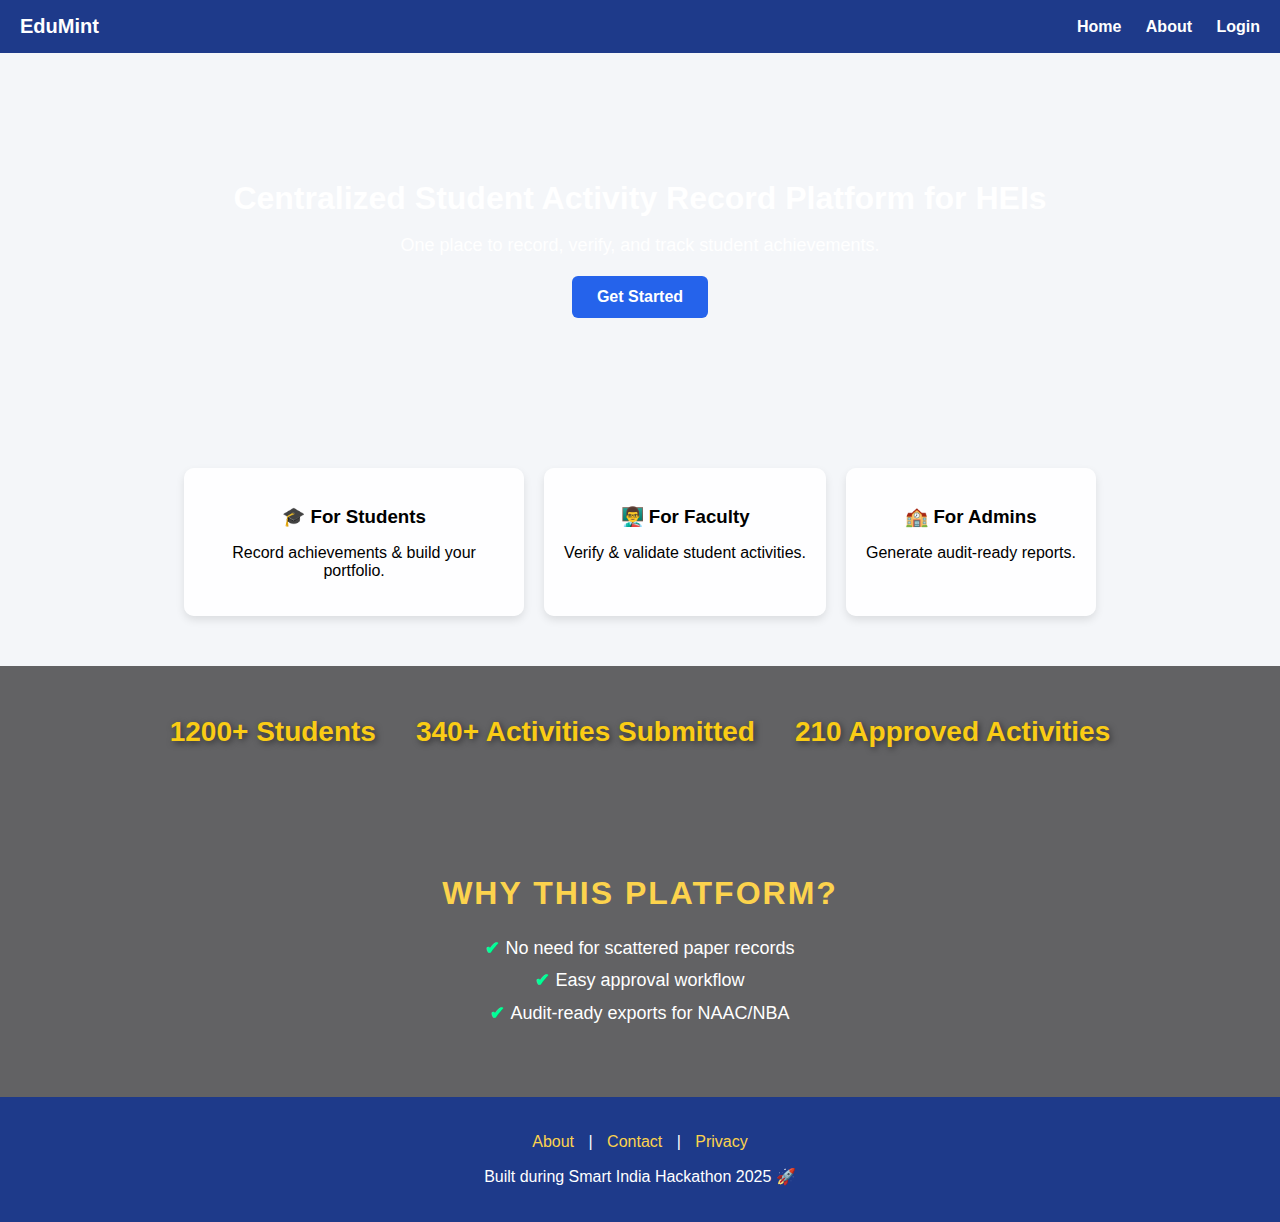
<file: index.html>
<!DOCTYPE html>
<html lang="en">
<head>
  <meta charset="UTF-8" />
  <meta name="viewport" content="width=device-width, initial-scale=1.0" />
  <title>EduMint</title>
  <link rel="stylesheet" href="style.css">
  <style>
    body {
      font-family: Arial, sans-serif;
      margin: 0;
      padding: 0;
      background: #f4f6f9;
    }

    /* Header */
    header {
      background: #1e3a8a;
      color: white;
      padding: 15px 20px;
      display: flex;
      justify-content: space-between;
      align-items: center;
    }
    header h1 { margin: 0; font-size: 20px; }
    nav a {
      color: white;
      margin-left: 20px;
      text-decoration: none;
      font-weight: bold;
    }
    nav a:hover { text-decoration: underline; }

    /* Hero Section */
    .hero {
      background: url('https://images.unsplash.com/photo-1529070538774-1843cb3265df?auto=format&fit=crop&w=1600&q=80') no-repeat center center/cover;
      color: white;
      
      text-align: center;
      padding: 100px 20px;
    }
    .hero h2 { font-size: 32px; margin-bottom: 10px; }
    .hero p { font-size: 18px; margin-bottom: 20px; }
    .btn-primary {
      background: #2563eb;
      color: white;
      padding: 12px 25px;
      border: none;
      border-radius: 6px;
      cursor: pointer;
      font-size: 16px;
      font-weight: bold;
    }
    .btn-primary:hover { background: #1e40af; }

    /* Features Section */
    .features {
      display: flex;
      justify-content: center;
      gap: 20px;
      padding: 50px 20px;
      background: url('https://images.unsplash.com/photo-1503676260728-1c00da094a0b?auto=format&fit=crop&w=1600&q=80') no-repeat center/cover;
    }
    .card {
      background: rgba(255,255,255,0.9);
      padding: 20px;
      border-radius: 10px;
      max-width: 300px;
      text-align: center;
      box-shadow: 0 4px 8px rgba(0,0,0,0.1);
    }
    .card h3 { margin-bottom: 10px; }

    /* Stats Section */
    .stats {
      background: url('https://images.unsplash.com/photo-1504384308090-c894fdcc538d?auto=format&fit=crop&w=1600&q=80') no-repeat center/cover;
      padding: 50px 20px;
      color: white;
      text-align: center;
      display: flex;
      justify-content: center;
      gap: 40px;
    }
    .stat {
      font-size: 22px;
      font-weight: bold;
    }

    /* Why Section */
    .why {
      background: url('https://images.unsplash.com/photo-1519389950473-47ba0277781c?auto=format&fit=crop&w=1600&q=80') no-repeat center/cover;
      padding: 50px 20px;
      color: white;
      text-align: center;
    }
    .why ul {
      list-style: none;
      padding: 0;
      font-size: 18px;
    }
    .why li::before {
      content: "✔ ";
      color: #00ff99;
    }

    /* Footer */
    footer {
      background: #1e3a8a;
      color: white;
      text-align: center;
      padding: 20px;
    }
    footer a { color: #fcd34d; text-decoration: none; margin: 0 10px; }
    footer a:hover { text-decoration: underline; }
  </style>
</head>
<body>

  <!-- Header -->
  <header>
    <h1>EduMint</h1>
    <nav>
      <a href="#">Home</a>
      <a href="#">About</a>
      <a href="#">Login</a>
    </nav>
  </header>

  <!-- Hero -->
  <section class="hero">
    <h2>Centralized Student Activity Record Platform for HEIs</h2>
    <p>One place to record, verify, and track student achievements.</p>
    <button class="btn-primary" onclick="window.location.href='login.html'">Get Started</button>
  </section>

  <!-- Features -->
  <section class="features">
    <div class="card">
      <h3>🎓 For Students</h3>
      <p>Record achievements & build your portfolio.</p>
    </div>
    <div class="card">
      <h3>👨‍🏫 For Faculty</h3>
      <p>Verify & validate student activities.</p>
    </div>
    <div class="card">
      <h3>🏫 For Admins</h3>
      <p>Generate audit-ready reports.</p>
    </div>
  </section>

  <!-- Impact Stats -->
  <section class="stats">
    <div class="stat">1200+ Students</div>
    <div class="stat">340+ Activities Submitted</div>
    <div class="stat">210 Approved Activities</div>
  </section>

  <!-- Why Section -->
  <section class="why">
    <h2>Why This Platform?</h2>
    <ul>
      <li>No need for scattered paper records</li>
      <li>Easy approval workflow</li>
      <li>Audit-ready exports for NAAC/NBA</li>
    </ul>
  </section>

  <!-- Footer -->
  <footer>
    <p>
      <a href="#">About</a> | 
      <a href="#">Contact</a> | 
      <a href="#">Privacy</a>
    </p>
    <p>Built during Smart India Hackathon 2025 🚀</p>
  </footer>

</body>
</html>
</file>
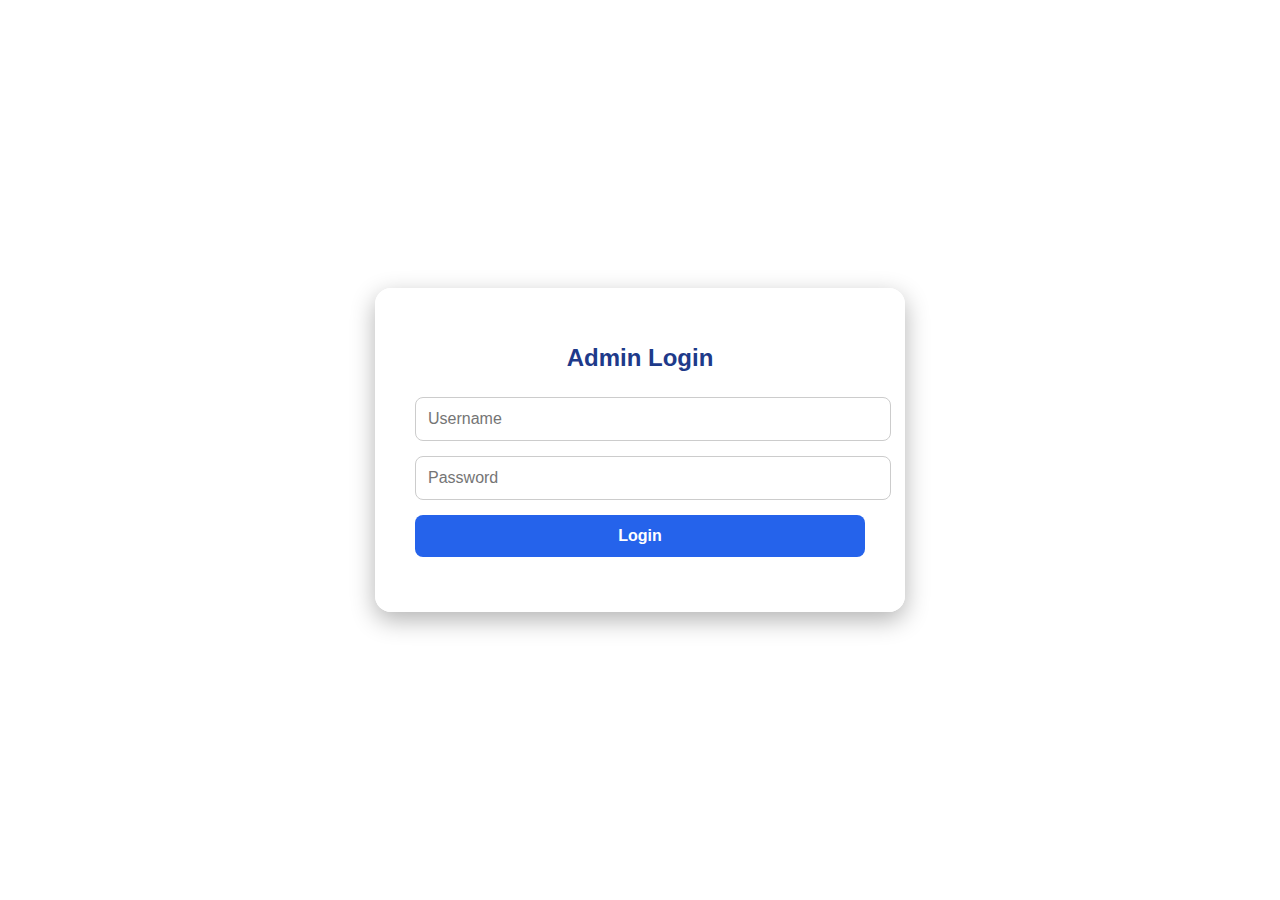
<file: admin-login.html>
<!DOCTYPE html>
<html lang="en">
<head>
  <meta charset="UTF-8">
  <meta name="viewport" content="width=device-width, initial-scale=1.0">
  <title>Admin Login - HEI Platform</title>
  <style>
    /* Background for login pages */
    body.login-body {
      background: url('https://images.unsplash.com/photo-1524865291454-215bdc75819e?q=80&w=688&auto=format&fit=crop&ixlib=rb-4.1.0&ixid=M3wxMjA3fDB8MHxwaG90by1wYWdlfHx8fGVufDB8fHx8fA%3D%3D')
        no-repeat center center/cover;
      margin: 0;
      height: 100vh;
      display: flex;
      justify-content: center;
      align-items: center;
      font-family: Arial, sans-serif;
    }

    .login-container {
      background: rgba(255, 255, 255, 0.9);
      padding: 40px;
      border-radius: 16px;
      box-shadow: 0 8px 25px rgba(0,0,0,0.3);
      max-width: 450px;
      width: 90%;
      text-align: center;
    }

    .login-container h1 {
      margin-bottom: 25px;
      font-size: 24px;
      color: #1e3a8a;
    }

    .form-group {
      margin-bottom: 15px;
    }

    .login-container input,
    .login-container .btn {
      width: 100%;
      padding: 12px;
      border-radius: 8px;
      border: 1px solid #ccc;
      font-size: 16px;
    }

    .login-container .btn {
      background: #2563eb;
      color: white;
      border: none;
      font-weight: bold;
      cursor: pointer;
      transition: 0.3s;
    }

    .login-container .btn:hover {
      background: #1e40af;
    }
  </style>
</head>
<body class="login-body">

  <div class="login-container">
    <h1>Admin Login</h1>
    <form onsubmit="event.preventDefault(); window.location.href='admin3.html';">
      <div class="form-group">
        <input type="text" placeholder="Username" required>
      </div>
      <div class="form-group">
        <input type="password" placeholder="Password" required>
      </div>
      <div class="form-group">
        <button type="submit" class="btn">Login</button>
      </div>
    </form>
  </div>

</body>
</html>
</file>
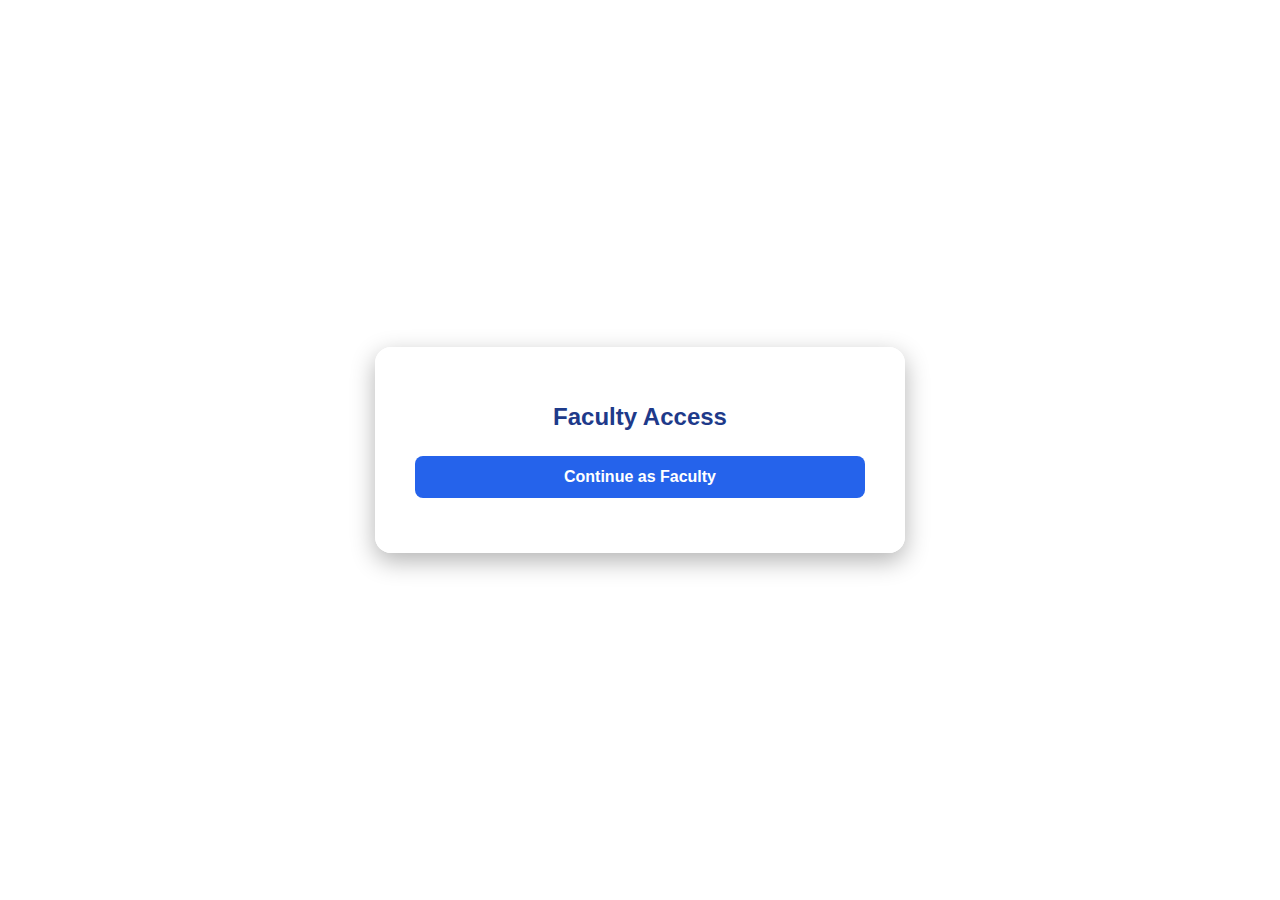
<file: faculty-login.html>
<!DOCTYPE html>
<html lang="en">
<head>
  <meta charset="UTF-8">
  <meta name="viewport" content="width=device-width, initial-scale=1.0">
  <title>Faculty Access - HEI Platform</title>
  <link rel="stylesheet" href="style.css">
</head>
<body class="login-body">

  <div class="login-container">
    <h1>Faculty Access</h1>
    <form onsubmit="event.preventDefault(); window.location.href='faculty-dashboard.html';">
      <div class="form-group">
        <button type="submit" class="btn">Continue as Faculty</button>
      </div>
    </form>
  </div>

</body>
</html>
</file>
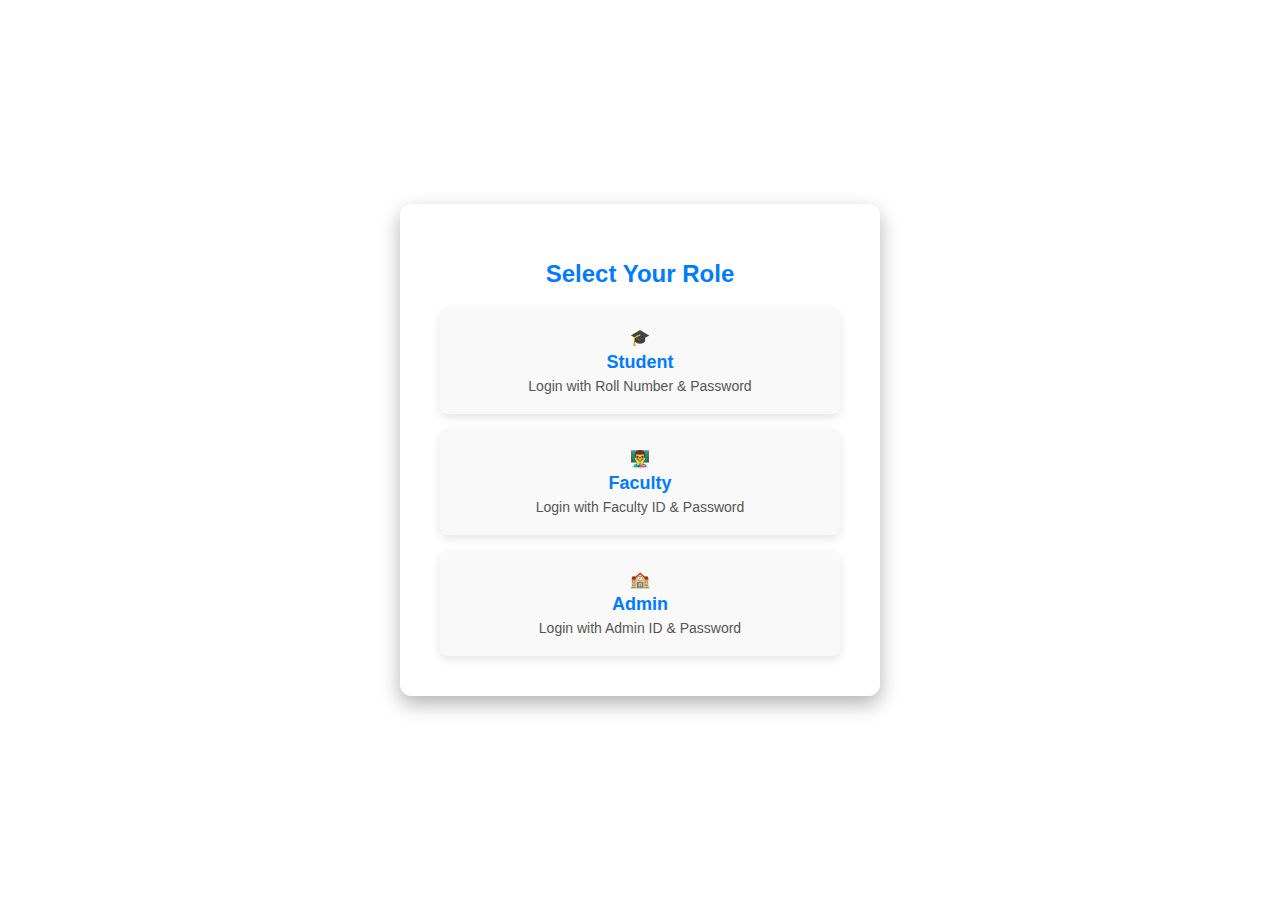
<file: login.html>
<!DOCTYPE html>
<html lang="en">
<head>
  <meta charset="UTF-8">
  <meta name="viewport" content="width=device-width, initial-scale=1.0">
  <title>Login - HEI Platform</title>
  <link rel="stylesheet" href="style.css">
  <style>
    body {
      margin: 0;
      padding: 0;
      font-family: Arial, sans-serif;
      height: 100vh;
      display: flex;
      justify-content: center;
      align-items: center;
      background: url('https://images.unsplash.com/photo-1524865291454-215bdc75819e?q=80&w=688&auto=format&fit=crop&ixlib=rb-4.1.0&ixid=M3wxMjA3fDB8MHxwaG90by1wYWdlfHx8fGVufDB8fHx8fA%3D%3D')
    no-repeat center center/cover;
    }

    .login-container {
      background: rgba(255, 255, 255, 0.95);
      padding: 40px;
      border-radius: 12px;
      box-shadow: 0 8px 20px rgba(0,0,0,0.3);
      text-align: center;
      width: 400px;
    }

    .login-container h1 {
      margin-bottom: 20px;
      color: #007bff;
    }

    .role-boxes {
      display: flex;
      flex-direction: column;
      gap: 15px;
    }

    .role-card {
      display: block;
      padding: 20px;
      background: #f9f9f9;
      border-radius: 8px;
      text-decoration: none;
      color: #333;
      box-shadow: 0 4px 10px rgba(0,0,0,0.1);
      transition: transform 0.2s ease, background 0.3s ease;
    }

    .role-card:hover {
      background: #e6f0ff;
      transform: translateY(-3px);
    }

    .role-card strong {
      font-size: 18px;
      color: #007bff;
      display: block;
      margin-top: 5px;
    }

    .role-card p {
      margin: 5px 0 0;
      font-size: 14px;
      color: #555;
    }
  </style>
</head>
<body>

  <div class="login-container">
    <h1>Select Your Role</h1>

    <div class="role-boxes">
      <a href="student-login.html" class="role-card">
        🎓 <strong>Student</strong>
        <p>Login with Roll Number & Password</p>
      </a>

      <a href="faculty-login.html" class="role-card">
        👨‍🏫 <strong>Faculty</strong>
        <p>Login with Faculty ID & Password</p>
      </a>

      <a href="admin-login.html" class="role-card">
        🏫 <strong>Admin</strong>
        <p>Login with Admin ID & Password</p>
      </a>
    </div>
  </div>

</body>
</html>
</file>
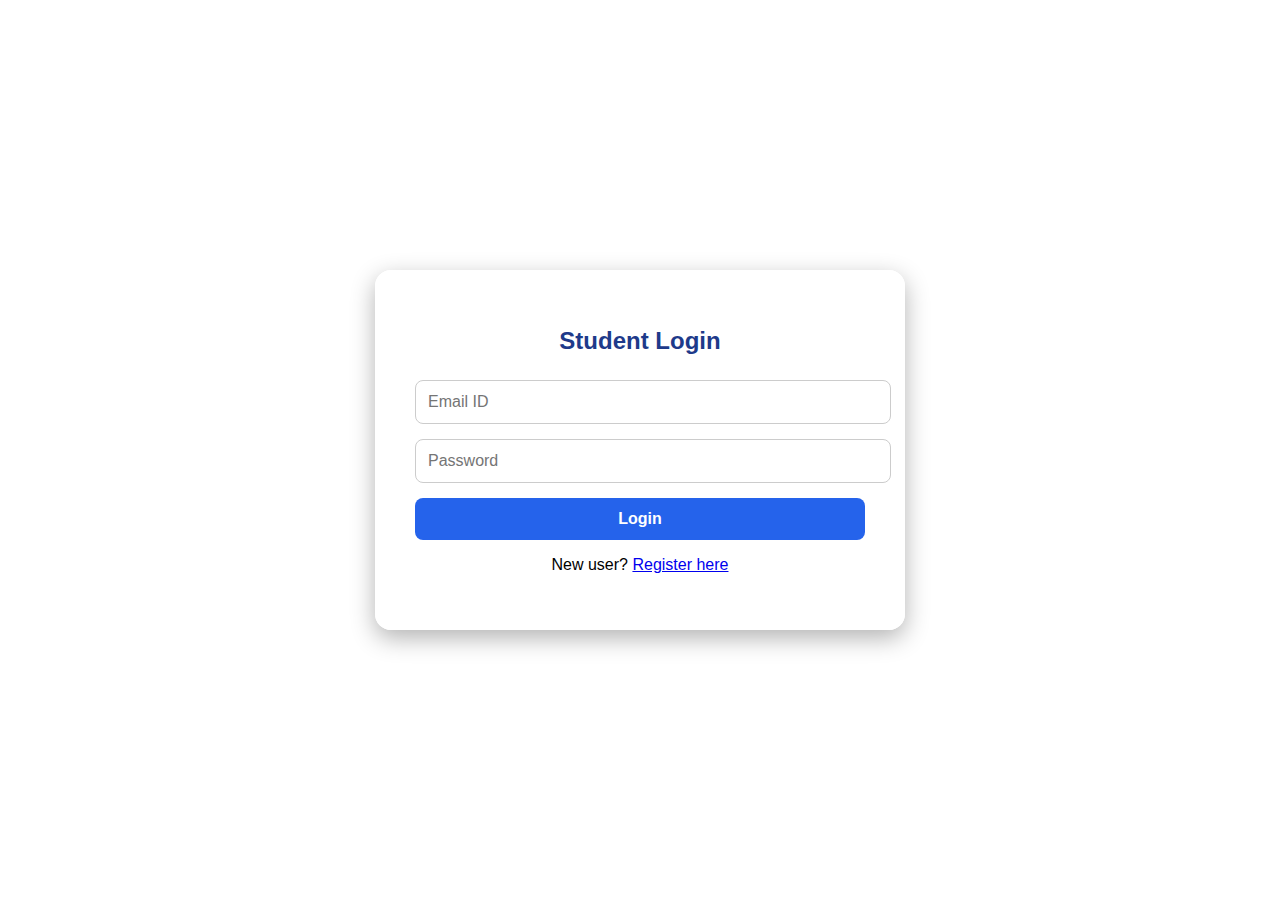
<file: student-login.html>
<!DOCTYPE html>
<html lang="en">
<head>
  <meta charset="UTF-8">
  <meta name="viewport" content="width=device-width, initial-scale=1.0">
  <title>Student Login - HEI Platform</title>
  <link rel="stylesheet" href="style.css">
</head>
<body class="login-body">

  <div class="login-container">
    <h1>Student Login</h1>
    <form onsubmit="event.preventDefault(); window.location.href='student.html';">
      <div class="form-group">
        <input type="email" placeholder="Email ID" required>
      </div>
      <div class="form-group">
        <input type="password" placeholder="Password" required>
      </div>
      <div class="form-group">
        <button type="submit" class="btn">Login</button>
      </div>
    </form>
    <p class="register-link">New user? <a href="student-register.html">Register here</a></p>
  </div>

</body>
</html>
</file>
<file: style.css>
/* Stats Section */
.stats {
  position: relative;
  background: url('https://images.unsplash.com/photo-1498050108023-c5249f4df085?auto=format&fit=crop&w=1600&q=80') no-repeat center/cover;
  padding: 80px 20px;
  text-align: center;
  color: white;
  display: flex;
  justify-content: center;
  gap: 60px;
}

/* Overlay for readability */
.stats::before {
  content: "";
  position: absolute;
  top: 0;
  left: 0;
  right: 0;
  bottom: 0;
  background: rgba(0, 0, 0, 0.6);
  /* 👈 keeps text visible */
  z-index: 1;
}

.stats .stat {
  position: relative;
  z-index: 2;
  font-size: 28px;
  font-weight: bold;
  color: #facc15;
  /* 👈 golden yellow for numbers */
  text-shadow: 2px 2px 6px rgba(0, 0, 0, 0.5);
}


/* Why Section */
.why {
  position: relative;
  background: url('https://images.unsplash.com/photo-1522202176988-66273c2fd55f?auto=format&fit=crop&w=1600&q=80') no-repeat center/cover;
  padding: 80px 20px;
  text-align: center;
  color: white;
}

/* Overlay for readability */
.why::before {
  content: "";
  position: absolute;
  top: 0;
  left: 0;
  right: 0;
  bottom: 0;
  background: rgba(0, 0, 0, 0.6);
  /* 👈 dark overlay */
  z-index: 1;
}

.why h2,
.why ul {
  position: relative;
  z-index: 2;
  /* 👈 keeps text above overlay */
}

.why h2 {
  font-size: 32px;
  margin-bottom: 20px;
  text-transform: uppercase;
  letter-spacing: 2px;
  font-weight: bold;
  color: #fcd34d;
  /* 👈 highlight title in golden-yellow */
}

.why ul {
  list-style: none;
  padding: 0;
  font-size: 20px;
  line-height: 1.8;
}

.why li::before {
  content: "✔ ";
  color: #22c55e;
  /* green tick */
  font-weight: bold;
}

/* Background */
/* Background for login pages */
body.login-body {
  background: url('https://images.unsplash.com/photo-1524865291454-215bdc75819e?q=80&w=688&auto=format&fit=crop&ixlib=rb-4.1.0&ixid=M3wxMjA3fDB8MHxwaG90by1wYWdlfHx8fGVufDB8fHx8fA%3D%3D')
    no-repeat center center/cover;
  margin: 0;
  height: 100vh;
  display: flex;
  justify-content: center;
  align-items: center;
  font-family: Arial, sans-serif;
}


.login-container {
  background: rgba(255, 255, 255, 0.9);
  padding: 40px;
  border-radius: 16px;
  box-shadow: 0 8px 25px rgba(0,0,0,0.3);
  max-width: 450px;
  width: 90%;
  text-align: center;
}


.login-container h1 {
  margin-bottom: 25px;
  font-size: 24px;
  color: #1e3a8a;
}

/* Role cards inside the box */
.role-boxes {
  display: flex;
  flex-direction: column;
  gap: 15px;
}

.role-card {
  display: block;
  padding: 15px;
  background: #f9fafb;
  border-radius: 10px;
  text-decoration: none;
  color: #111;
  box-shadow: 0 2px 6px rgba(0, 0, 0, 0.1);
  transition: 0.3s;
}

.role-card strong {
  display: block;
  font-size: 18px;
  margin-top: 5px;
  color: #1e3a8a;
}

.role-card p {
  font-size: 14px;
  color: #555;
  margin-top: 5px;
}

.role-card:hover {
  background: #2563eb;
  color: white;
  transform: translateY(-3px);
  box-shadow: 0 4px 12px rgba(0, 0, 0, 0.2);
}

.role-card:hover strong {
  color: white;
}

.role-card:hover p {
  color: #f1f5f9;
}

.login-container form {
  margin-top: 15px;
}

.form-group {
  margin-bottom: 15px;
}

.login-container input,
.login-container .btn {
  width: 100%;
  padding: 12px;
  border-radius: 8px;
  border: 1px solid #ccc;
  font-size: 16px;
}

.login-container .btn {
  background: #2563eb;
  color: white;
  border: none;
  font-weight: bold;
  cursor: pointer;
  transition: 0.3s;
}

.login-container .btn:hover {
  background: #1e40af;
}


/* fact */
.add-activity-form {
  background: #fff;
  padding: 20px;
  margin: 20px 0;
  border-radius: 12px;
  box-shadow: 0 2px 6px rgba(0, 0, 0, 0.1);
}

.add-activity-form h3 {
  margin-bottom: 15px;
  font-size: 18px;
  color: #333;
}

.add-activity-form form {
  display: flex;
  flex-direction: column;
  gap: 12px;
}

.add-activity-form input,
.add-activity-form select {
  padding: 10px;
  border: 1px solid #ddd;
  border-radius: 8px;
}

.activity-list table {
  width: 100%;
  border-collapse: collapse;
  margin-top: 20px;
}

.activity-list th,
.activity-list td {
  padding: 12px;
  border-bottom: 1px solid #ddd;
  text-align: left;
}

.status.pending {
  color: orange;
  font-weight: bold;
}

.status.approved {
  color: green;
  font-weight: bold;
}
</file>
